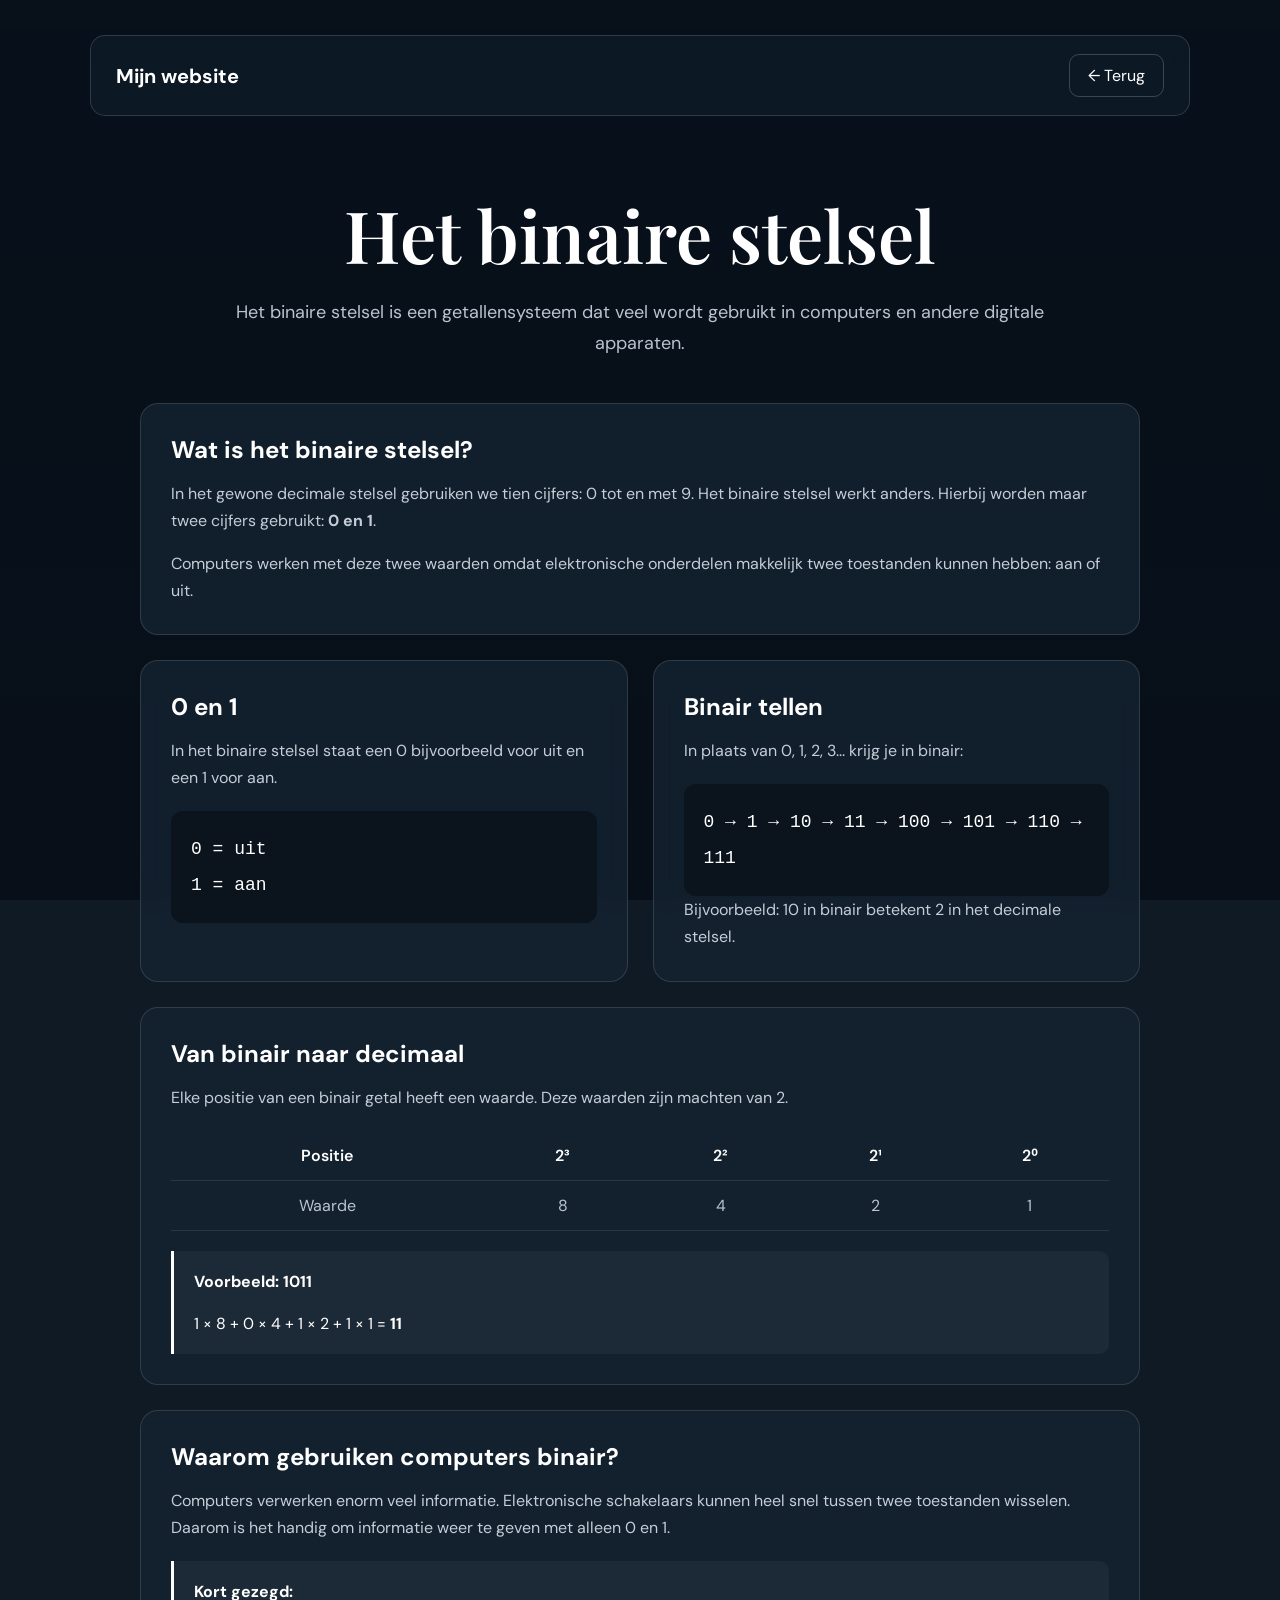
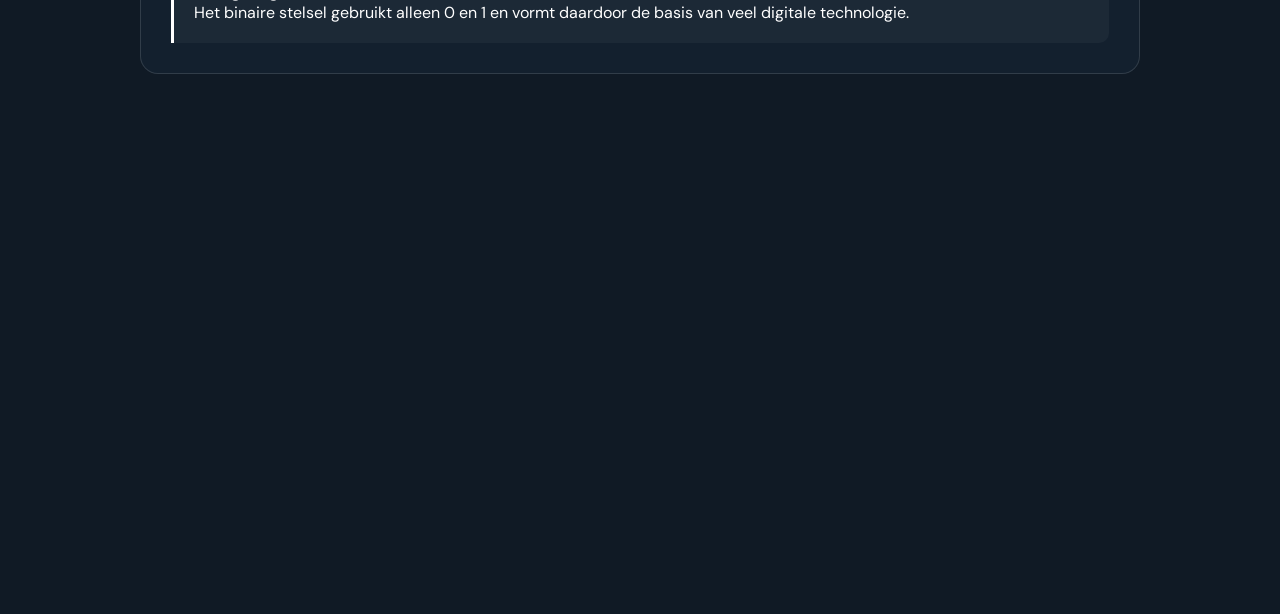
<file: binairstelsel.html>
<!DOCTYPE html>
<html lang="nl">
<head>
    <meta charset="UTF-8">
    <meta name="viewport" content="width=device-width, initial-scale=1.0">

    <title>Binair stelsel</title>

    <link rel="preconnect" href="https://fonts.googleapis.com">
    <link rel="preconnect" href="https://fonts.gstatic.com" crossorigin>
    <link href="https://fonts.googleapis.com/css2?family=DM+Sans:wght@400;500;600;700&family=Playfair+Display:wght@500;600&display=swap" rel="stylesheet">

    <style>
        /* ========================================
           BASIS
        ======================================== */

        * {
            margin: 0;
            padding: 0;
            box-sizing: border-box;
        }

        html {
            min-height: 100%;
        }

        body {
            min-height: 100vh;
            font-family: "DM Sans", Arial, sans-serif;
            color: #ffffff;
            background: #101a25;
        }


        /* ========================================
           ACHTERGROND
        ======================================== */

        .achtergrond {
            position: fixed;
            inset: 0;
            width: 100%;
            height: 100%;
            z-index: -2;

            background:
                linear-gradient(
                    rgba(7, 15, 25, 0.88),
                    rgba(7, 15, 25, 0.94)
                );
        }


        /* ========================================
           PAGINA
        ======================================== */

        .pagina {
            width: 100%;
            min-height: 100vh;
            padding: 35px 7%;
        }


        /* ========================================
           NAVIGATIE
        ======================================== */

        .navigatie {
            display: flex;
            justify-content: space-between;
            align-items: center;

            padding: 18px 25px;
            margin-bottom: 70px;

            border: 1px solid rgba(255, 255, 255, 0.15);
            border-radius: 15px;

            background: rgba(15, 27, 40, 0.75);
            backdrop-filter: blur(10px);
        }

        .logo {
            color: white;
            text-decoration: none;
            font-size: 20px;
            font-weight: 700;
        }

        .terug {
            color: #ffffff;
            text-decoration: none;

            padding: 10px 18px;

            border: 1px solid rgba(255, 255, 255, 0.2);
            border-radius: 10px;

            transition: 0.3s;
        }

        .terug:hover {
            background: rgba(255, 255, 255, 0.1);
            transform: translateY(-2px);
        }


        /* ========================================
           TITEL
        ======================================== */

        .titel {
            max-width: 850px;
            margin: 0 auto 45px auto;
            text-align: center;
        }

        .titel h1 {
            font-family: "Playfair Display", serif;
            font-size: clamp(42px, 6vw, 72px);
            font-weight: 600;
            margin-bottom: 15px;
        }

        .titel p {
            color: #b9c4d0;
            font-size: 18px;
            line-height: 1.7;
        }


        /* ========================================
           INHOUD
        ======================================== */

        .inhoud {
            max-width: 1000px;
            margin: auto;

            display: grid;
            grid-template-columns: repeat(2, 1fr);
            gap: 25px;
        }

        .kaart {
            padding: 30px;

            border: 1px solid rgba(255, 255, 255, 0.13);
            border-radius: 18px;

            background: rgba(20, 34, 49, 0.8);
            backdrop-filter: blur(10px);

            transition: 0.3s;
        }

        .kaart:hover {
            transform: translateY(-4px);
            border-color: rgba(255, 255, 255, 0.25);
        }

        .kaart.groot {
            grid-column: 1 / -1;
        }

        .kaart h2 {
            font-size: 24px;
            margin-bottom: 15px;
        }

        .kaart p {
            color: #c5ced8;
            line-height: 1.7;
            font-size: 16px;
        }


        /* ========================================
           BINAIR VOORBEELD
        ======================================== */

        .binair-voorbeeld {
            margin-top: 20px;
            padding: 20px;

            border-radius: 12px;

            background: #0b131d;

            font-family: monospace;
            font-size: 18px;
            line-height: 2;
        }

        .binair-voorbeeld span {
            color: #ffffff;
        }

        .uitleg {
            color: #8f9baa;
            font-size: 14px;
        }


        /* ========================================
           TABEL
        ======================================== */

        .tabel {
            width: 100%;
            margin-top: 20px;
            border-collapse: collapse;
        }

        .tabel th,
        .tabel td {
            padding: 14px;
            text-align: center;

            border-bottom: 1px solid rgba(255, 255, 255, 0.1);
        }

        .tabel th {
            color: #ffffff;
            font-weight: 600;
        }

        .tabel td {
            color: #b9c4d0;
        }


        /* ========================================
           VOORBEELD BLOK
        ======================================== */

        .voorbeeld {
            margin-top: 20px;
            padding: 20px;

            border-left: 3px solid #ffffff;

            background: rgba(255, 255, 255, 0.04);
            border-radius: 0 10px 10px 0;
        }

        .voorbeeld strong {
            color: white;
        }


        /* ========================================
           RESPONSIVE
        ======================================== */

        @media (max-width: 700px) {

            .pagina {
                padding: 20px;
            }

            .navigatie {
                margin-bottom: 45px;
            }

            .inhoud {
                grid-template-columns: 1fr;
            }

            .kaart.groot {
                grid-column: auto;
            }

            .titel h1 {
                font-size: 45px;
            }

            .titel p {
                font-size: 16px;
            }
        }
    </style>
</head>


<body>

    <div class="achtergrond"></div>

    <main class="pagina">

        <!-- NAVIGATIE -->
        <nav class="navigatie">
            <a href="index.html" class="logo">Mijn website</a>

            <a href="index.html" class="terug">
                ← Terug
            </a>
        </nav>


        <!-- TITEL -->
        <section class="titel">
            <h1>Het binaire stelsel</h1>

            <p>
                Het binaire stelsel is een getallensysteem dat veel wordt
                gebruikt in computers en andere digitale apparaten.
            </p>
        </section>


        <!-- INHOUD -->
        <section class="inhoud">

            <div class="kaart groot">
                <h2>Wat is het binaire stelsel?</h2>

                <p>
                    In het gewone decimale stelsel gebruiken we tien cijfers:
                    0 tot en met 9. Het binaire stelsel werkt anders.
                    Hierbij worden maar twee cijfers gebruikt:
                    <strong>0 en 1</strong>.
                </p>

                <p style="margin-top: 15px;">
                    Computers werken met deze twee waarden omdat elektronische
                    onderdelen makkelijk twee toestanden kunnen hebben:
                    aan of uit.
                </p>
            </div>


            <div class="kaart">
                <h2>0 en 1</h2>

                <p>
                    In het binaire stelsel staat een 0 bijvoorbeeld voor
                    uit en een 1 voor aan.
                </p>

                <div class="binair-voorbeeld">
                    <span>0</span> = uit<br>
                    <span>1</span> = aan
                </div>
            </div>


            <div class="kaart">
                <h2>Binair tellen</h2>

                <p>
                    In plaats van 0, 1, 2, 3... krijg je in binair:
                </p>

                <div class="binair-voorbeeld">
                    0 → 1 → 10 → 11 → 100 → 101 → 110 → 111
                </div>

                <p class="uitleg">
                    Bijvoorbeeld: 10 in binair betekent 2 in het
                    decimale stelsel.
                </p>
            </div>


            <div class="kaart groot">
                <h2>Van binair naar decimaal</h2>

                <p>
                    Elke positie van een binair getal heeft een waarde.
                    Deze waarden zijn machten van 2.
                </p>

                <table class="tabel">
                    <tr>
                        <th>Positie</th>
                        <th>2³</th>
                        <th>2²</th>
                        <th>2¹</th>
                        <th>2⁰</th>
                    </tr>

                    <tr>
                        <td>Waarde</td>
                        <td>8</td>
                        <td>4</td>
                        <td>2</td>
                        <td>1</td>
                    </tr>
                </table>

                <div class="voorbeeld">
                    <strong>Voorbeeld: 1011</strong><br><br>

                    1 × 8 + 0 × 4 + 1 × 2 + 1 × 1
                    = <strong>11</strong>
                </div>
            </div>


            <div class="kaart groot">
                <h2>Waarom gebruiken computers binair?</h2>

                <p>
                    Computers verwerken enorm veel informatie.
                    Elektronische schakelaars kunnen heel snel tussen
                    twee toestanden wisselen. Daarom is het handig om
                    informatie weer te geven met alleen 0 en 1.
                </p>

                <div class="voorbeeld">
                    <strong>Kort gezegd:</strong><br>
                    Het binaire stelsel gebruikt alleen 0 en 1 en vormt
                    daardoor de basis van veel digitale technologie.
                </div>
            </div>

        </section>
     <iframe src="https://games.penjee.com/binary-bonanza/game.php" width="700" height="500" frameborder="no" scrolling="no" ></iframe>
    </main>

</body>
</html>
</file>
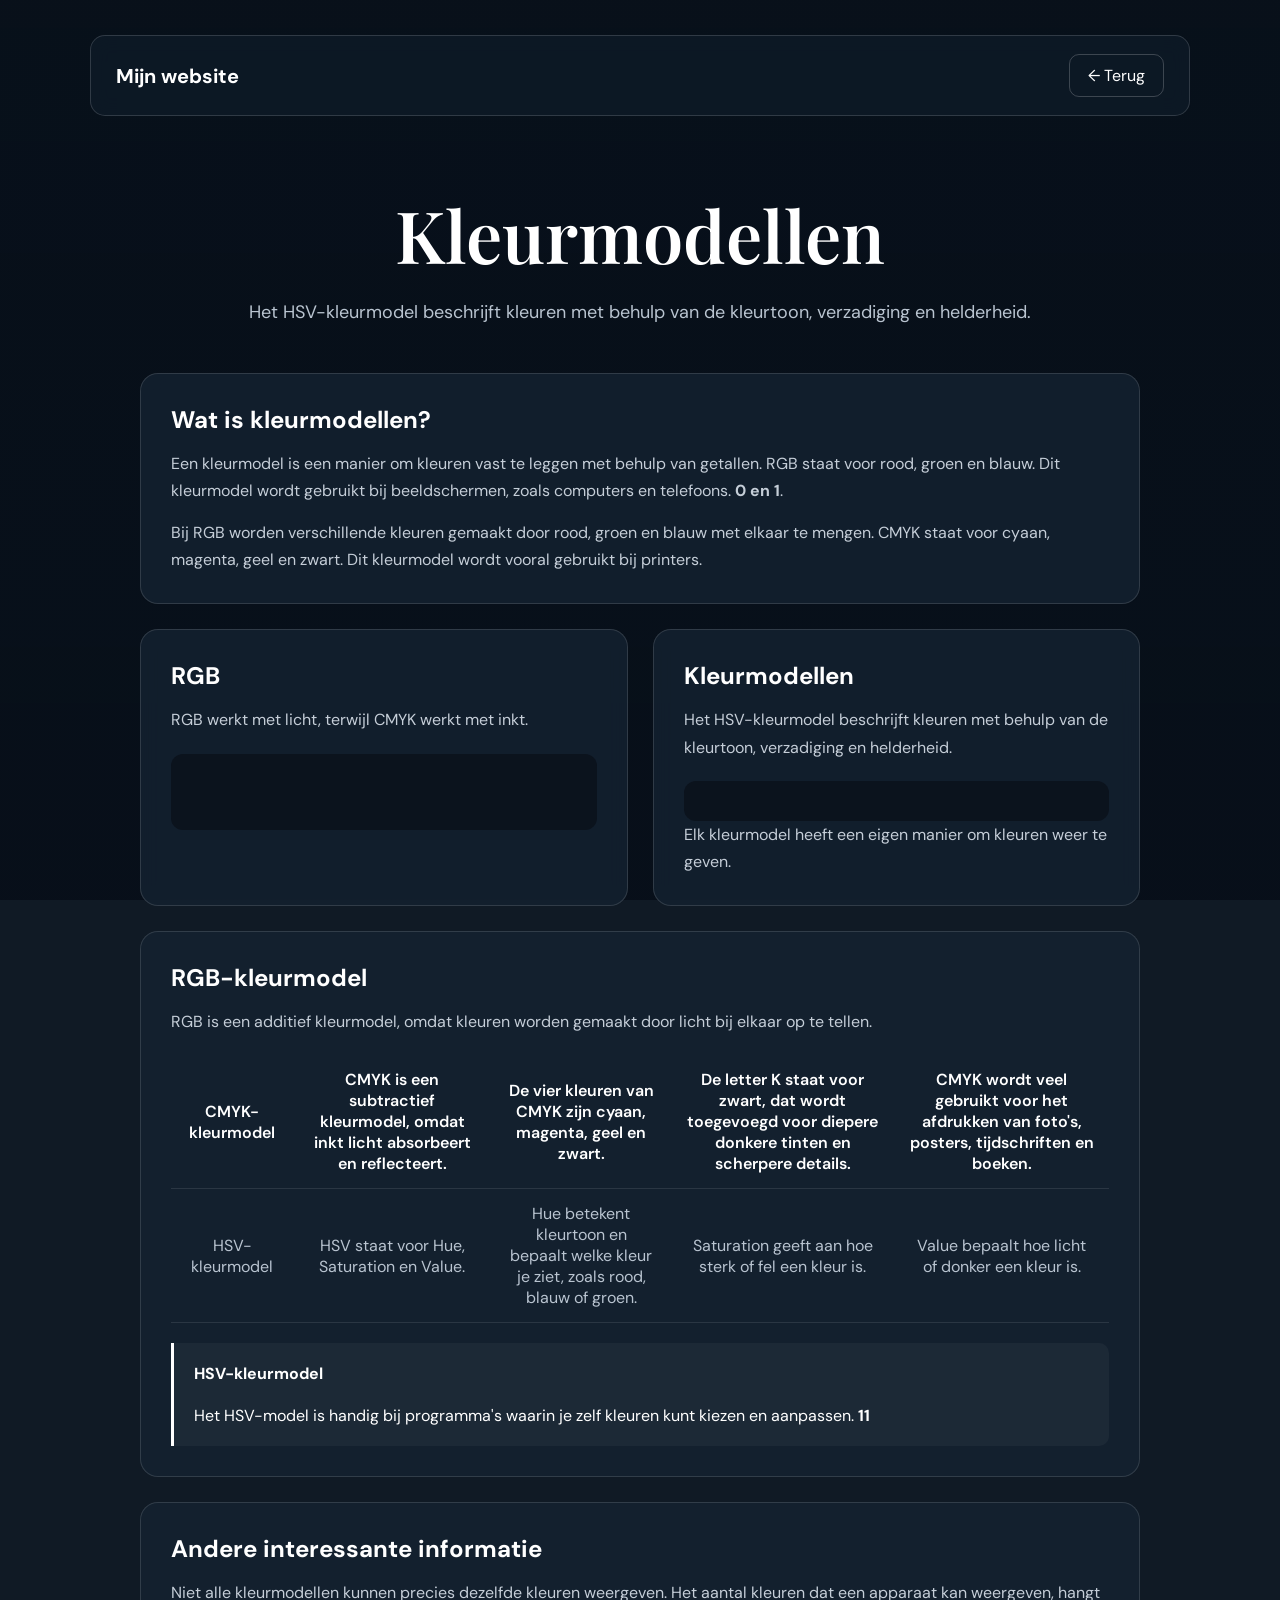
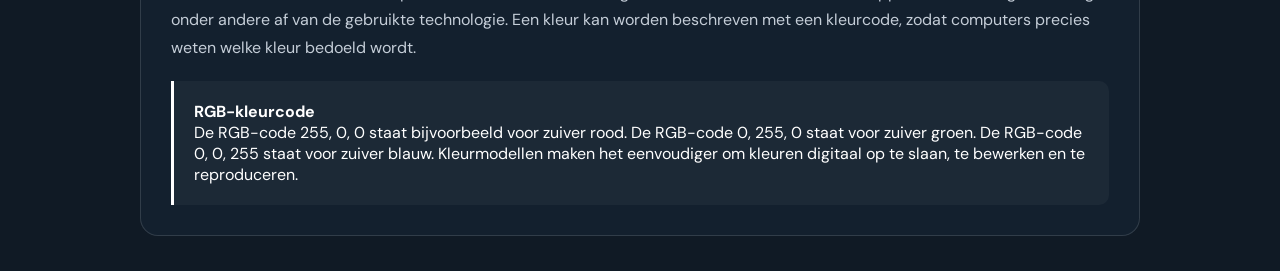
<file: kleurmodellen.html>
<!DOCTYPE html>
<html lang="nl">
<head>
    <meta charset="UTF-8">
    <meta name="viewport" content="width=device-width, initial-scale=1.0">

    <title>Kleurmodellen</title>

    <link rel="preconnect" href="https://fonts.googleapis.com">
    <link rel="preconnect" href="https://fonts.gstatic.com" crossorigin>
    <link href="https://fonts.googleapis.com/css2?family=DM+Sans:wght@400;500;600;700&family=Playfair+Display:wght@500;600&display=swap" rel="stylesheet">

    <style>
        /* ========================================
           BASIS
        ======================================== */

        * {
            margin: 0;
            padding: 0;
            box-sizing: border-box;
        }

        html {
            min-height: 100%;
        }

        body {
            min-height: 100vh;
            font-family: "DM Sans", Arial, sans-serif;
            color: #ffffff;
            background: #101a25;
        }


        /* ========================================
           ACHTERGROND
        ======================================== */

        .achtergrond {
            position: fixed;
            inset: 0;
            width: 100%;
            height: 100%;
            z-index: -2;

            background:
                linear-gradient(
                    rgba(7, 15, 25, 0.88),
                    rgba(7, 15, 25, 0.94)
                );
        }


        /* ========================================
           PAGINA
        ======================================== */

        .pagina {
            width: 100%;
            min-height: 100vh;
            padding: 35px 7%;
        }


        /* ========================================
           NAVIGATIE
        ======================================== */

        .navigatie {
            display: flex;
            justify-content: space-between;
            align-items: center;

            padding: 18px 25px;
            margin-bottom: 70px;

            border: 1px solid rgba(255, 255, 255, 0.15);
            border-radius: 15px;

            background: rgba(15, 27, 40, 0.75);
            backdrop-filter: blur(10px);
        }

        .logo {
            color: white;
            text-decoration: none;
            font-size: 20px;
            font-weight: 700;
        }

        .terug {
            color: #ffffff;
            text-decoration: none;

            padding: 10px 18px;

            border: 1px solid rgba(255, 255, 255, 0.2);
            border-radius: 10px;

            transition: 0.3s;
        }

        .terug:hover {
            background: rgba(255, 255, 255, 0.1);
            transform: translateY(-2px);
        }


        /* ========================================
           TITEL
        ======================================== */

        .titel {
            max-width: 850px;
            margin: 0 auto 45px auto;
            text-align: center;
        }

        .titel h1 {
            font-family: "Playfair Display", serif;
            font-size: clamp(42px, 6vw, 72px);
            font-weight: 600;
            margin-bottom: 15px;
        }

        .titel p {
            color: #b9c4d0;
            font-size: 18px;
            line-height: 1.7;
        }


        /* ========================================
           INHOUD
        ======================================== */

        .inhoud {
            max-width: 1000px;
            margin: auto;

            display: grid;
            grid-template-columns: repeat(2, 1fr);
            gap: 25px;
        }

        .kaart {
            padding: 30px;

            border: 1px solid rgba(255, 255, 255, 0.13);
            border-radius: 18px;

            background: rgba(20, 34, 49, 0.8);
            backdrop-filter: blur(10px);

            transition: 0.3s;
        }

        .kaart:hover {
            transform: translateY(-4px);
            border-color: rgba(255, 255, 255, 0.25);
        }

        .kaart.groot {
            grid-column: 1 / -1;
        }

        .kaart h2 {
            font-size: 24px;
            margin-bottom: 15px;
        }

        .kaart p {
            color: #c5ced8;
            line-height: 1.7;
            font-size: 16px;
        }


        /* ========================================
           BINAIR VOORBEELD
        ======================================== */

        .binair-voorbeeld {
            margin-top: 20px;
            padding: 20px;

            border-radius: 12px;

            background: #0b131d;

            font-family: monospace;
            font-size: 18px;
            line-height: 2;
        }

        .binair-voorbeeld span {
            color: #ffffff;
        }

        .uitleg {
            color: #8f9baa;
            font-size: 14px;
        }


        /* ========================================
           TABEL
        ======================================== */

        .tabel {
            width: 100%;
            margin-top: 20px;
            border-collapse: collapse;
        }

        .tabel th,
        .tabel td {
            padding: 14px;
            text-align: center;

            border-bottom: 1px solid rgba(255, 255, 255, 0.1);
        }

        .tabel th {
            color: #ffffff;
            font-weight: 600;
        }

        .tabel td {
            color: #b9c4d0;
        }


        /* ========================================
           VOORBEELD BLOK
        ======================================== */

        .voorbeeld {
            margin-top: 20px;
            padding: 20px;

            border-left: 3px solid #ffffff;

            background: rgba(255, 255, 255, 0.04);
            border-radius: 0 10px 10px 0;
        }

        .voorbeeld strong {
            color: white;
        }


        /* ========================================
           RESPONSIVE
        ======================================== */

        @media (max-width: 700px) {

            .pagina {
                padding: 20px;
            }

            .navigatie {
                margin-bottom: 45px;
            }

            .inhoud {
                grid-template-columns: 1fr;
            }

            .kaart.groot {
                grid-column: auto;
            }

            .titel h1 {
                font-size: 45px;
            }

            .titel p {
                font-size: 16px;
            }
        }
    </style>
</head>


<body>

    <div class="achtergrond"></div>

    <main class="pagina">

        <!-- NAVIGATIE -->
        <nav class="navigatie">
            <a href="index.html" class="logo">Mijn website</a>

            <a href="index.html" class="terug">
                ← Terug
            </a>
        </nav>


        <!-- TITEL -->
        <section class="titel">
            <h1>Kleurmodellen</h1>

            <p>
                Het HSV-kleurmodel beschrijft kleuren met behulp van de kleurtoon, verzadiging en helderheid.
            </p>
        </section>


        <!-- INHOUD -->
        <section class="inhoud">

            <div class="kaart groot">
                <h2>Wat is kleurmodellen?</h2>

                <p>
                    Een kleurmodel is een manier om kleuren vast te leggen met behulp van getallen.
                    RGB staat voor rood, groen en blauw. Dit kleurmodel wordt gebruikt bij beeldschermen, zoals computers en telefoons.
                    <strong>0 en 1</strong>.
                </p>

                <p style="margin-top: 15px;">
                    Bij RGB worden verschillende kleuren gemaakt door rood, groen en blauw met elkaar te mengen.
                    CMYK staat voor cyaan, magenta, geel en zwart. Dit kleurmodel wordt vooral gebruikt bij printers.
                </p>
            </div>


            <div class="kaart">
                <h2>RGB</h2>

                <p>
                    RGB werkt met licht, terwijl CMYK werkt met inkt.
                </p>

                <div class="binair-voorbeeld">
                    <span></span> <br>
                    <span></span> 
                </div>
            </div>


            <div class="kaart">
                <h2>Kleurmodellen</h2>

                <p>
Het HSV-kleurmodel beschrijft kleuren met behulp van de kleurtoon, verzadiging en helderheid.                </p>

                <div class="binair-voorbeeld">
                </div>

                <p class="uitleg">
                    Elk kleurmodel heeft een eigen manier om kleuren weer te geven.
                </p>
            </div>


            <div class="kaart groot">
                <h2>RGB-kleurmodel</h2>

                <p>
                    RGB is een additief kleurmodel, omdat kleuren worden gemaakt door
                     licht bij elkaar op te tellen.
                </p>

                <table class="tabel">
                    <tr>
                        <th>CMYK-kleurmodel</th>
                        <th>CMYK is een subtractief kleurmodel, omdat inkt licht absorbeert en reflecteert.</th>
                        <th>De vier kleuren van CMYK zijn cyaan, magenta, geel en zwart.</th>
                        <th>De letter K staat voor zwart, dat wordt toegevoegd voor diepere donkere tinten en scherpere details.</th>
                        <th>CMYK wordt veel gebruikt voor het afdrukken van foto's, posters, tijdschriften en boeken.</th>
                    </tr>

                    <tr>
                        <td>HSV-kleurmodel</td>
                        <td>HSV staat voor Hue, Saturation en Value.</td>
                        <td>Hue betekent kleurtoon en bepaalt welke kleur je ziet, zoals rood, blauw of groen.</td>
                        <td>Saturation geeft aan hoe sterk of fel een kleur is.</td>
                        <td>Value bepaalt hoe licht of donker een kleur is.</td>
                    </tr>
                </table>

                <div class="voorbeeld">
                    <strong>HSV-kleurmodel</strong><br><br>

                 Het HSV-model is handig bij programma's waarin je zelf kleuren kunt kiezen en aanpassen.
                     <strong>11</strong>
                </div>
            </div>


            <div class="kaart groot">
                <h2>Andere interessante informatie</h2>

                <p>
                    Niet alle kleurmodellen kunnen precies dezelfde kleuren weergeven.
                    Het aantal kleuren dat een apparaat kan weergeven, hangt onder andere af van de gebruikte technologie.
                    Een kleur kan worden beschreven met een kleurcode, zodat computers precies weten welke kleur bedoeld wordt.
                </p>

                <div class="voorbeeld">
                    <strong>RGB-kleurcode</strong><br>
                    De RGB-code 255, 0, 0 staat bijvoorbeeld voor zuiver rood.
                    De RGB-code 0, 255, 0 staat voor zuiver groen.
                    De RGB-code 0, 0, 255 staat voor zuiver blauw.
                    Kleurmodellen maken het eenvoudiger om kleuren digitaal op te slaan, te bewerken en te reproduceren.
                </div>
            </div>

        </section>

    </main>

</body>
</html>
</file>
